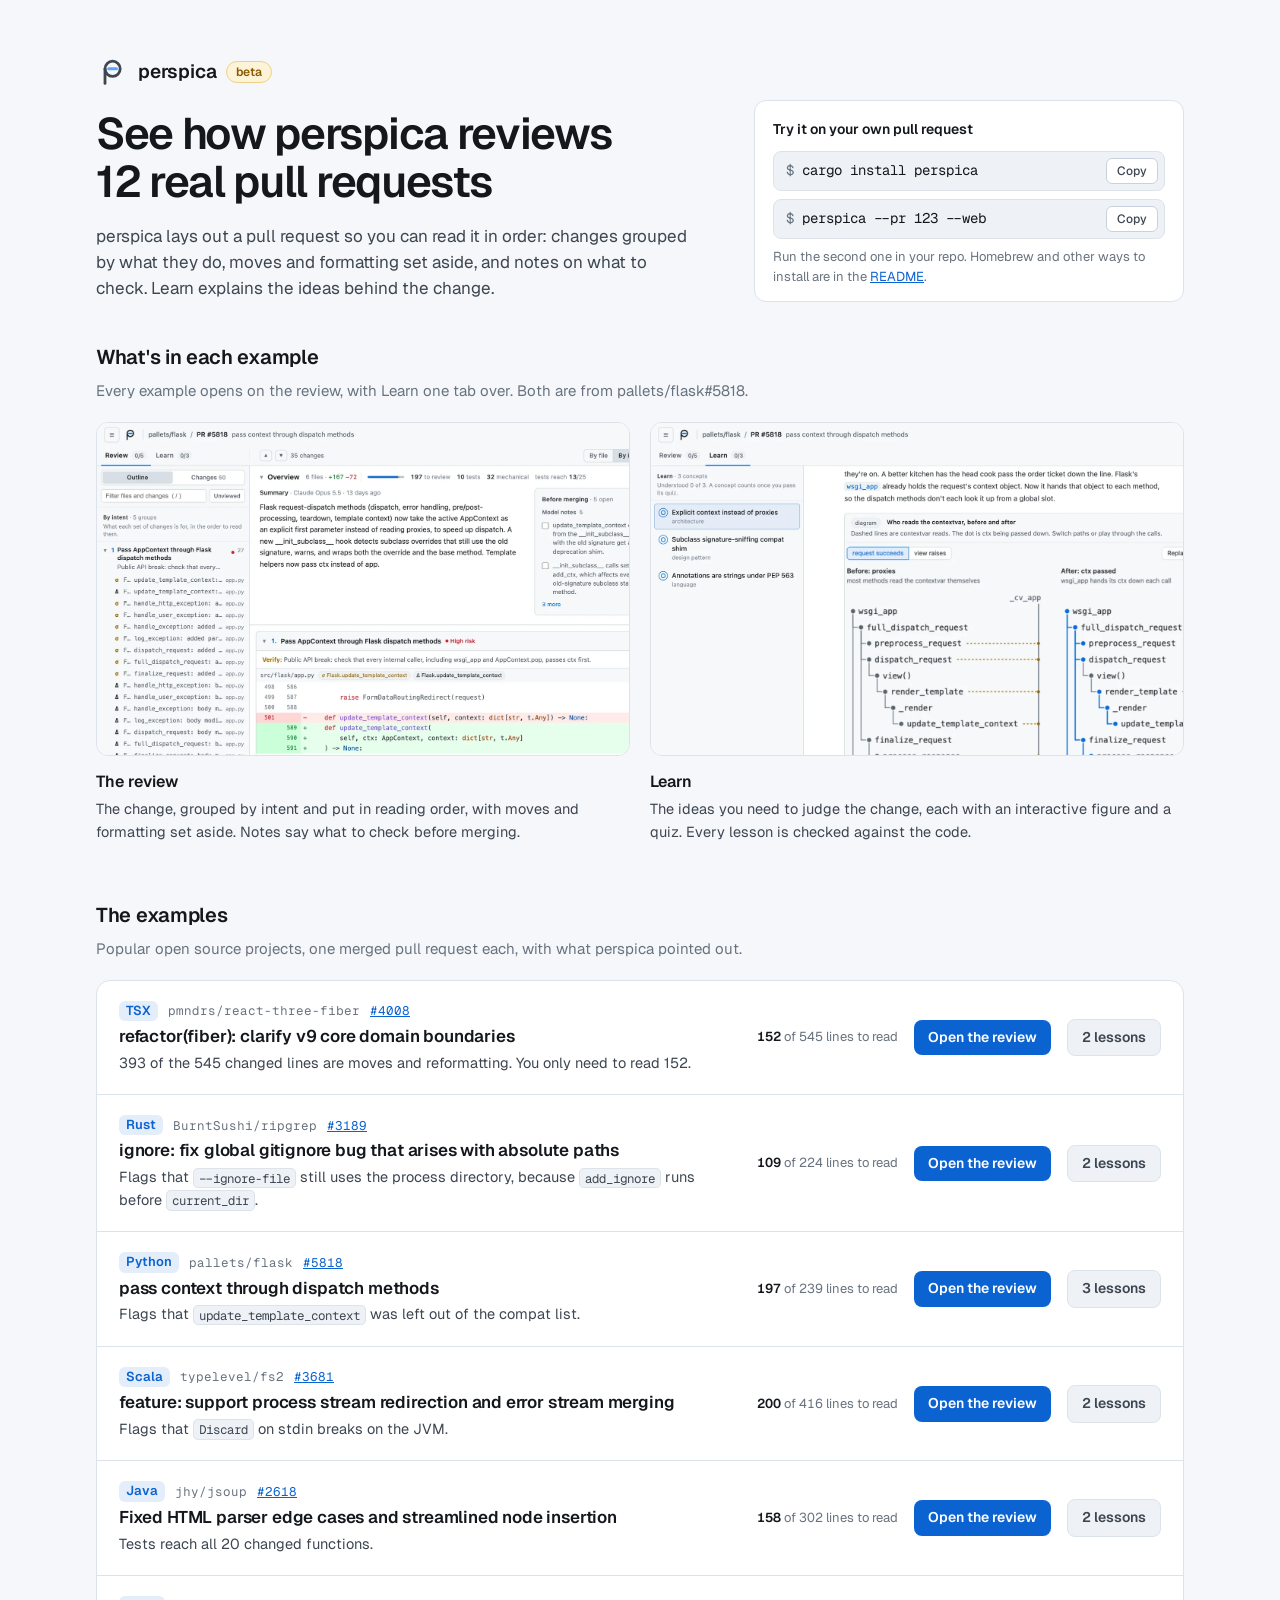
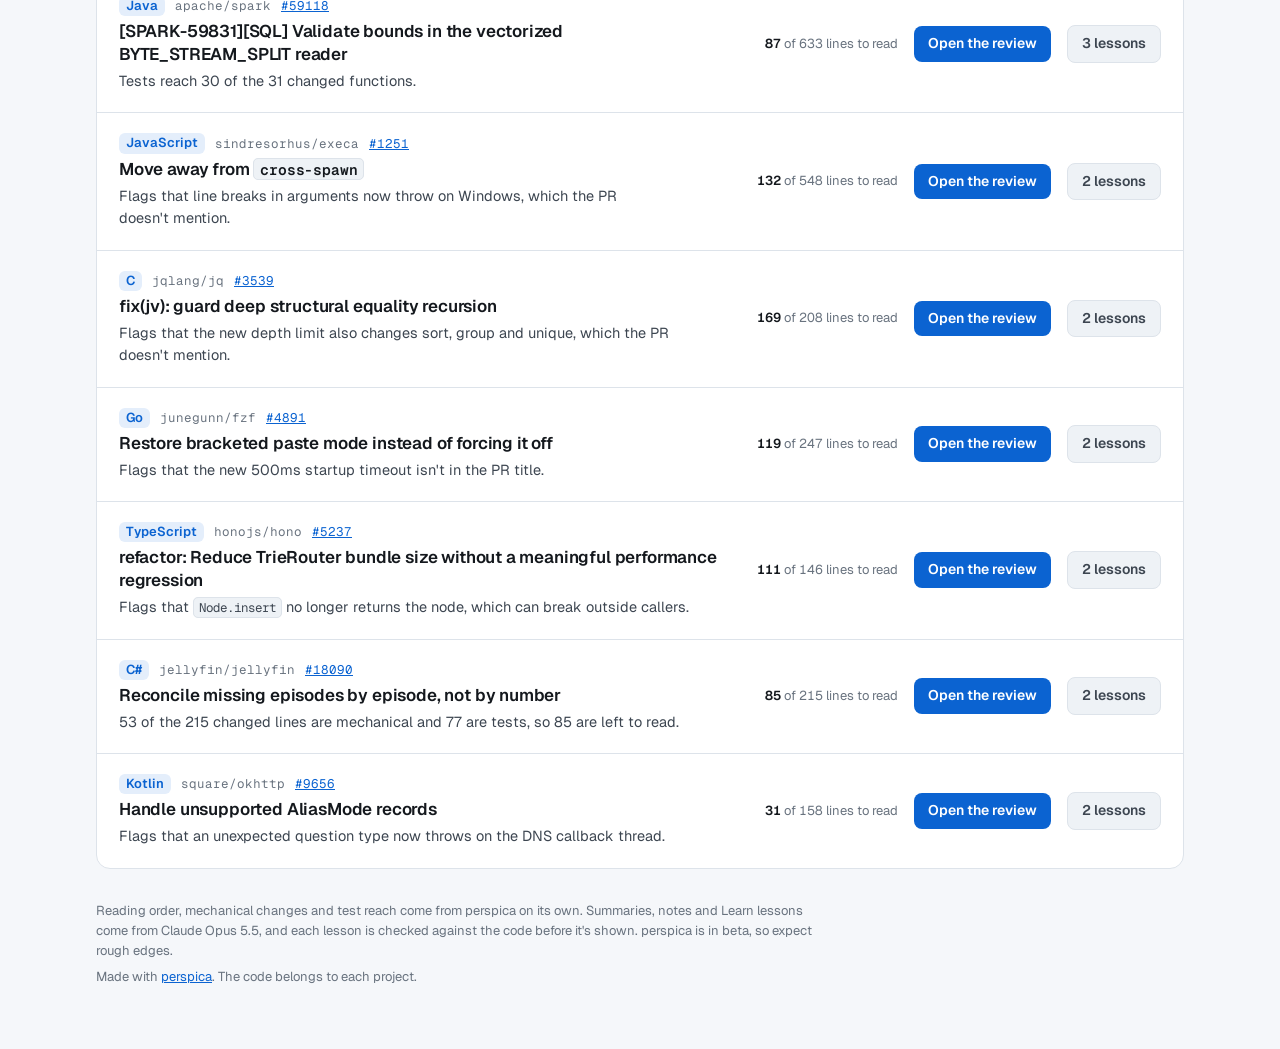
<file: index.html>
<!DOCTYPE html>
<html lang="en">
<head>
<meta charset="UTF-8">
<meta name="viewport" content="width=device-width, initial-scale=1.0">
<title>perspica examples</title>
<meta name="description" content="Real pull requests from popular open source projects, reviewed with perspica, each with interactive lessons on the ideas behind it.">
<link rel="icon" href="data:image/svg+xml,%3Csvg xmlns='http://www.w3.org/2000/svg' viewBox='0 0 32 32'%3E%3Cg fill='none' stroke-linecap='round' transform='translate(1.4 -1)'%3E%3Cpath stroke='%2357606a' stroke-width='2.8' d='M7.6 13.8V28.4'/%3E%3Ccircle stroke='%2357606a' stroke-width='2.8' cx='15.2' cy='13.8' r='7.6'/%3E%3Cpath stroke='%2358a6ff' stroke-width='3' d='M11.3 13.8h7.8'/%3E%3C/g%3E%3C/svg%3E">
<link rel="preconnect" href="https://fonts.googleapis.com">
<link rel="preconnect" href="https://fonts.gstatic.com" crossorigin>
<link rel="stylesheet" href="https://fonts.googleapis.com/css2?family=Geist:wght@400;500;600;700&family=Geist+Mono:wght@400;500&display=swap">
<style>
:root {
    color-scheme: light;
    --page: #f5f7fa; --card: #ffffff; --well: #eef2f6; --line: #dde3ea; --line-2: #c9d2dc;
    --ink: #14181d; --ink-2: #3d4651; --ink-3: #69737f;
    --blue: #0b63d1; --blue-soft: #e4eefb;
    --beta: #8a5a00; --beta-bg: #fdf3d7; --beta-line: #ecd28a;
    --font: "Geist", -apple-system, BlinkMacSystemFont, "Segoe UI", Helvetica, Arial, sans-serif;
    --mono: "Geist Mono", ui-monospace, "SF Mono", Menlo, Consolas, monospace;
}
@media (prefers-color-scheme: dark) {
    :root:not([data-theme="light"]) {
        color-scheme: dark;
        --page: #0a0e13; --card: #10161d; --well: #151c25; --line: #212b36; --line-2: #2d3946;
        --ink: #e8eef4; --ink-2: #b4c0cc; --ink-3: #8794a3;
        --blue: #58a6ff; --blue-soft: #58a6ff1f;
        --beta: #e3b341; --beta-bg: #e3b3411a; --beta-line: #6b5414;
    }
}
:root[data-theme="dark"] {
        color-scheme: dark;
        --page: #0a0e13; --card: #10161d; --well: #151c25; --line: #212b36; --line-2: #2d3946;
        --ink: #e8eef4; --ink-2: #b4c0cc; --ink-3: #8794a3;
        --blue: #58a6ff; --blue-soft: #58a6ff1f;
        --beta: #e3b341; --beta-bg: #e3b3411a; --beta-line: #6b5414;
}
* { box-sizing: border-box; }
html { -webkit-text-size-adjust: 100%; }
body { margin: 0; background: var(--page); color: var(--ink); font: 15px/1.55 var(--font); }
a { color: var(--blue); }
code { font-family: var(--mono); font-size: 0.86em; background: var(--well); border: 1px solid var(--line); padding: 0.05em 0.4em; border-radius: 5px; overflow-wrap: anywhere; }
.wrap { max-width: 1120px; margin: 0 auto; padding-inline: 16px; }
:focus-visible { outline: 2px solid var(--blue); outline-offset: 2px; }

/* Header */
header { padding-block: 56px 40px; display: grid; gap: 28px 56px; grid-template-columns: minmax(0, 1fr); }
@media (min-width: 900px) { header { grid-template-columns: minmax(0, 1.4fr) minmax(0, 1fr); align-items: end; } }
.brand { display: flex; align-items: center; gap: 10px; margin-bottom: 22px; }
.brand svg { width: 32px; height: 32px; flex: none; color: var(--ink-2); }
.brand a { color: var(--ink); text-decoration: none; font-weight: 600; font-size: 19px; letter-spacing: -0.01em; }
.beta { font-size: 12px; font-weight: 600; color: var(--beta); background: var(--beta-bg); border: 1px solid var(--beta-line); border-radius: 999px; padding: 1px 9px; }
h1 { font-size: clamp(30px, 4.4vw, 44px); line-height: 1.1; letter-spacing: -0.03em; font-weight: 600; margin: 0 0 16px; text-wrap: balance; }
.lede { margin: 0; color: var(--ink-2); font-size: 17px; max-width: 60ch; text-wrap: pretty; }
.try { background: var(--card); border: 1px solid var(--line); border-radius: 12px; padding: 18px 18px 14px; min-width: 0; }
.try h2 { font-size: 14px; font-weight: 600; margin: 0 0 10px; }
.cmd { display: flex; align-items: center; gap: 10px; background: var(--well); border: 1px solid var(--line); border-radius: 8px; padding: 6px 6px 6px 12px; font: 14px/1.4 var(--mono); margin-bottom: 8px; min-width: 0; }
.cmd span { flex: 1; min-width: 0; overflow-x: auto; white-space: nowrap; }
.cmd span::before { content: "$ "; color: var(--ink-3); }
.copy { flex: none; font: 500 12px var(--font); color: var(--ink-2); background: var(--card); border: 1px solid var(--line-2); border-radius: 6px; padding: 4px 10px; cursor: pointer; }
.copy:hover { color: var(--ink); border-color: var(--ink-3); }
.try p { margin: 8px 0 0; font-size: 13px; color: var(--ink-3); }

/* What's in an example */
h2.section { font-size: 20px; letter-spacing: -0.015em; font-weight: 600; margin: 0 0 6px; }
.section-lede { margin: 0 0 20px; color: var(--ink-3); font-size: 15px; }
.tour { display: grid; grid-template-columns: minmax(0, 1fr); gap: 20px; padding-bottom: 56px; }
@media (min-width: 860px) { .tour { grid-template-columns: repeat(2, minmax(0, 1fr)); } }
.shot { margin: 0; display: flex; flex-direction: column; gap: 14px; min-width: 0; }
.shot a { display: block; border: 1px solid var(--line); border-radius: 12px; overflow: hidden; background: var(--card); aspect-ratio: 16 / 10; }
.shot a:hover { border-color: var(--line-2); }
.shot img { display: block; width: 100%; height: 100%; object-fit: cover; object-position: top left; }
.shot figcaption b { display: block; font-size: 16px; font-weight: 600; margin-bottom: 2px; }
.shot figcaption span { color: var(--ink-2); font-size: 14.5px; }

/* The list */
.list { list-style: none; margin: 0; padding: 0; background: var(--card); border: 1px solid var(--line); border-radius: 14px; }
.ex { display: grid; grid-template-columns: minmax(0, 1fr); gap: 12px 32px; padding: 20px 22px; border-top: 1px solid var(--line); }
.ex:first-child { border-top: 0; }
@media (min-width: 820px) { .ex { grid-template-columns: minmax(0, 1fr) auto; align-items: center; } }
.ex-meta { display: flex; align-items: center; gap: 10px; font-size: 13px; color: var(--ink-3); min-width: 0; margin-bottom: 4px; }
.lang { flex: none; font-weight: 600; color: var(--blue); background: var(--blue-soft); border-radius: 6px; padding: 0 7px; }
.repo { font-family: var(--mono); font-size: 12.5px; overflow: hidden; text-overflow: ellipsis; white-space: nowrap; }
.ex h3 { font-size: 17px; line-height: 1.35; font-weight: 600; margin: 0 0 4px; letter-spacing: -0.01em; }
.ex h3 a { color: var(--ink); text-decoration: none; }
.ex h3 a:hover { color: var(--blue); }
.ex p { margin: 0; font-size: 14.5px; color: var(--ink-2); max-width: 72ch; text-wrap: pretty; }
.ex-side { display: flex; flex-wrap: wrap; align-items: center; gap: 10px 16px; }
.read { font-size: 13px; color: var(--ink-3); font-variant-numeric: tabular-nums; white-space: nowrap; }
.read b { color: var(--ink); font-weight: 600; }
.btn { font-size: 14px; font-weight: 600; text-decoration: none; border-radius: 8px; padding: 7px 14px; white-space: nowrap; }
.btn.primary { color: #fff; background: var(--blue); }
:root[data-theme="dark"] .btn.primary { color: #0a0e13; }
@media (prefers-color-scheme: dark) { :root:not([data-theme="light"]) .btn.primary { color: #0a0e13; } }
.btn.primary:hover { filter: brightness(1.08); }
.btn.quiet { color: var(--ink-2); background: var(--well); border: 1px solid var(--line); }
.btn.quiet:hover { color: var(--ink); border-color: var(--line-2); }
footer { padding-block: 32px 56px; font-size: 13px; color: var(--ink-3); }
footer p { margin: 0 0 6px; max-width: 80ch; }
</style>
</head>
<body>
<div class="wrap">
  <header>
    <div>
      <div class="brand">
        <svg viewBox="0 0 32 32" aria-hidden="true"><g fill="none" stroke-linecap="round" transform="translate(1.4 -1)"><path stroke="currentColor" stroke-width="2.8" d="M7.6 13.8V28.4"/><circle stroke="currentColor" stroke-width="2.8" cx="15.2" cy="13.8" r="7.6"/><path stroke="#58a6ff" stroke-width="3" d="M11.3 13.8h7.8"/></g></svg>
        <a href="https://github.com/sshah03/perspica">perspica</a><span class="beta">beta</span>
      </div>
      <h1>See how perspica reviews 12 real pull requests</h1>
      <p class="lede">perspica lays out a pull request so you can read it in order: changes grouped by what they do, moves and formatting set aside, and notes on what to check. Learn explains the ideas behind the change.</p>
    </div>
    <aside class="try">
      <h2>Try it on your own pull request</h2>
      <div class="cmd"><span>cargo install perspica</span><button class="copy" type="button">Copy</button></div>
      <div class="cmd"><span>perspica --pr 123 --web</span><button class="copy" type="button">Copy</button></div>
      <p>Run the second one in your repo. Homebrew and other ways to install are in the <a href="https://github.com/sshah03/perspica#install">README</a>.</p>
    </aside>
  </header>

  <section>
    <h2 class="section">What's in each example</h2>
    <p class="section-lede">Every example opens on the review, with Learn one tab over. Both are from pallets/flask#5818.</p>
    <div class="tour">
      <figure class="shot">
        <a href="examples/flask-5818.html"><picture><source srcset="img/review-dark.webp" media="(prefers-color-scheme: dark)"><img src="img/review-light.webp" alt="The review" loading="lazy" width="1400" height="853"></picture></a>
        <figcaption><b>The review</b><span>The change, grouped by intent and put in reading order, with moves and formatting set aside. Notes say what to check before merging.</span></figcaption>
      </figure>
      <figure class="shot">
        <a href="examples/flask-5818.html#area=learn&amp;concept=c1"><picture><source srcset="img/learn-dark.webp" media="(prefers-color-scheme: dark)"><img src="img/learn-light.webp" alt="Learn" loading="lazy" width="1400" height="853"></picture></a>
        <figcaption><b>Learn</b><span>The ideas you need to judge the change, each with an interactive figure and a quiz. Every lesson is checked against the code.</span></figcaption>
      </figure>
    </div>
  </section>

  <section>
    <h2 class="section">The examples</h2>
    <p class="section-lede">Popular open source projects, one merged pull request each, with what perspica pointed out.</p>
    <ul class="list">
      <li class="ex">
        <div>
          <div class="ex-meta"><span class="lang">TSX</span><span class="repo">pmndrs/react-three-fiber</span><a class="repo" href="https://github.com/pmndrs/react-three-fiber/pull/4008">#4008</a></div>
          <h3><a href="examples/react-three-fiber-4008.html">refactor(fiber): clarify v9 core domain boundaries</a></h3>
          <p>393 of the 545 changed lines are moves and reformatting. You only need to read 152.</p>
        </div>
        <div class="ex-side">
          <span class="read"><b>152</b> of 545 lines to read</span>
          <a class="btn primary" href="examples/react-three-fiber-4008.html">Open the review</a><a class="btn quiet" href="examples/react-three-fiber-4008.html#area=learn&amp;concept=c1">2 lessons</a>
        </div>
      </li>
      <li class="ex">
        <div>
          <div class="ex-meta"><span class="lang">Rust</span><span class="repo">BurntSushi/ripgrep</span><a class="repo" href="https://github.com/BurntSushi/ripgrep/pull/3189">#3189</a></div>
          <h3><a href="examples/ripgrep-3189.html">ignore: fix global gitignore bug that arises with absolute paths</a></h3>
          <p>Flags that <code>--ignore-file</code> still uses the process directory, because <code>add_ignore</code> runs before <code>current_dir</code>.</p>
        </div>
        <div class="ex-side">
          <span class="read"><b>109</b> of 224 lines to read</span>
          <a class="btn primary" href="examples/ripgrep-3189.html">Open the review</a><a class="btn quiet" href="examples/ripgrep-3189.html#area=learn&amp;concept=c1">2 lessons</a>
        </div>
      </li>
      <li class="ex">
        <div>
          <div class="ex-meta"><span class="lang">Python</span><span class="repo">pallets/flask</span><a class="repo" href="https://github.com/pallets/flask/pull/5818">#5818</a></div>
          <h3><a href="examples/flask-5818.html">pass context through dispatch methods</a></h3>
          <p>Flags that <code>update_template_context</code> was left out of the compat list.</p>
        </div>
        <div class="ex-side">
          <span class="read"><b>197</b> of 239 lines to read</span>
          <a class="btn primary" href="examples/flask-5818.html">Open the review</a><a class="btn quiet" href="examples/flask-5818.html#area=learn&amp;concept=c1">3 lessons</a>
        </div>
      </li>
      <li class="ex">
        <div>
          <div class="ex-meta"><span class="lang">Scala</span><span class="repo">typelevel/fs2</span><a class="repo" href="https://github.com/typelevel/fs2/pull/3681">#3681</a></div>
          <h3><a href="examples/fs2-3681.html">feature: support process stream redirection and error stream merging </a></h3>
          <p>Flags that <code>Discard</code> on stdin breaks on the JVM.</p>
        </div>
        <div class="ex-side">
          <span class="read"><b>200</b> of 416 lines to read</span>
          <a class="btn primary" href="examples/fs2-3681.html">Open the review</a><a class="btn quiet" href="examples/fs2-3681.html#area=learn&amp;concept=c1">2 lessons</a>
        </div>
      </li>
      <li class="ex">
        <div>
          <div class="ex-meta"><span class="lang">Java</span><span class="repo">jhy/jsoup</span><a class="repo" href="https://github.com/jhy/jsoup/pull/2618">#2618</a></div>
          <h3><a href="examples/jsoup-2618.html">Fixed HTML parser edge cases and streamlined node insertion</a></h3>
          <p>Tests reach all 20 changed functions.</p>
        </div>
        <div class="ex-side">
          <span class="read"><b>158</b> of 302 lines to read</span>
          <a class="btn primary" href="examples/jsoup-2618.html">Open the review</a><a class="btn quiet" href="examples/jsoup-2618.html#area=learn&amp;concept=c1">2 lessons</a>
        </div>
      </li>
      <li class="ex">
        <div>
          <div class="ex-meta"><span class="lang">Java</span><span class="repo">apache/spark</span><a class="repo" href="https://github.com/apache/spark/pull/59118">#59118</a></div>
          <h3><a href="examples/spark-59118.html">[SPARK-59831][SQL] Validate bounds in the vectorized BYTE_STREAM_SPLIT reader</a></h3>
          <p>Tests reach 30 of the 31 changed functions.</p>
        </div>
        <div class="ex-side">
          <span class="read"><b>87</b> of 633 lines to read</span>
          <a class="btn primary" href="examples/spark-59118.html">Open the review</a><a class="btn quiet" href="examples/spark-59118.html#area=learn&amp;concept=c1">3 lessons</a>
        </div>
      </li>
      <li class="ex">
        <div>
          <div class="ex-meta"><span class="lang">JavaScript</span><span class="repo">sindresorhus/execa</span><a class="repo" href="https://github.com/sindresorhus/execa/pull/1251">#1251</a></div>
          <h3><a href="examples/execa-1251.html">Move away from <code>cross-spawn</code></a></h3>
          <p>Flags that line breaks in arguments now throw on Windows, which the PR doesn't mention.</p>
        </div>
        <div class="ex-side">
          <span class="read"><b>132</b> of 548 lines to read</span>
          <a class="btn primary" href="examples/execa-1251.html">Open the review</a><a class="btn quiet" href="examples/execa-1251.html#area=learn&amp;concept=c1">2 lessons</a>
        </div>
      </li>
      <li class="ex">
        <div>
          <div class="ex-meta"><span class="lang">C</span><span class="repo">jqlang/jq</span><a class="repo" href="https://github.com/jqlang/jq/pull/3539">#3539</a></div>
          <h3><a href="examples/jq-3539.html">fix(jv): guard deep structural equality recursion</a></h3>
          <p>Flags that the new depth limit also changes sort, group and unique, which the PR doesn't mention.</p>
        </div>
        <div class="ex-side">
          <span class="read"><b>169</b> of 208 lines to read</span>
          <a class="btn primary" href="examples/jq-3539.html">Open the review</a><a class="btn quiet" href="examples/jq-3539.html#area=learn&amp;concept=c1">2 lessons</a>
        </div>
      </li>
      <li class="ex">
        <div>
          <div class="ex-meta"><span class="lang">Go</span><span class="repo">junegunn/fzf</span><a class="repo" href="https://github.com/junegunn/fzf/pull/4891">#4891</a></div>
          <h3><a href="examples/fzf-4891.html">Restore bracketed paste mode instead of forcing it off</a></h3>
          <p>Flags that the new 500ms startup timeout isn't in the PR title.</p>
        </div>
        <div class="ex-side">
          <span class="read"><b>119</b> of 247 lines to read</span>
          <a class="btn primary" href="examples/fzf-4891.html">Open the review</a><a class="btn quiet" href="examples/fzf-4891.html#area=learn&amp;concept=c1">2 lessons</a>
        </div>
      </li>
      <li class="ex">
        <div>
          <div class="ex-meta"><span class="lang">TypeScript</span><span class="repo">honojs/hono</span><a class="repo" href="https://github.com/honojs/hono/pull/5237">#5237</a></div>
          <h3><a href="examples/hono-5237.html">refactor: Reduce TrieRouter bundle size without a meaningful performance regression</a></h3>
          <p>Flags that <code>Node.insert</code> no longer returns the node, which can break outside callers.</p>
        </div>
        <div class="ex-side">
          <span class="read"><b>111</b> of 146 lines to read</span>
          <a class="btn primary" href="examples/hono-5237.html">Open the review</a><a class="btn quiet" href="examples/hono-5237.html#area=learn&amp;concept=c1">2 lessons</a>
        </div>
      </li>
      <li class="ex">
        <div>
          <div class="ex-meta"><span class="lang">C#</span><span class="repo">jellyfin/jellyfin</span><a class="repo" href="https://github.com/jellyfin/jellyfin/pull/18090">#18090</a></div>
          <h3><a href="examples/jellyfin-18090.html">Reconcile missing episodes by episode, not by number</a></h3>
          <p>53 of the 215 changed lines are mechanical and 77 are tests, so 85 are left to read.</p>
        </div>
        <div class="ex-side">
          <span class="read"><b>85</b> of 215 lines to read</span>
          <a class="btn primary" href="examples/jellyfin-18090.html">Open the review</a><a class="btn quiet" href="examples/jellyfin-18090.html#area=learn&amp;concept=c1">2 lessons</a>
        </div>
      </li>
      <li class="ex">
        <div>
          <div class="ex-meta"><span class="lang">Kotlin</span><span class="repo">square/okhttp</span><a class="repo" href="https://github.com/square/okhttp/pull/9656">#9656</a></div>
          <h3><a href="examples/okhttp-9656.html">Handle unsupported AliasMode records</a></h3>
          <p>Flags that an unexpected question type now throws on the DNS callback thread.</p>
        </div>
        <div class="ex-side">
          <span class="read"><b>31</b> of 158 lines to read</span>
          <a class="btn primary" href="examples/okhttp-9656.html">Open the review</a><a class="btn quiet" href="examples/okhttp-9656.html#area=learn&amp;concept=c1">2 lessons</a>
        </div>
      </li>
    </ul>
  </section>

  <footer>
    <p>Reading order, mechanical changes and test reach come from perspica on its own. Summaries, notes and Learn lessons come from Claude Opus 5.5, and each lesson is checked against the code before it's shown. perspica is in beta, so expect rough edges.</p>
    <p>Made with <a href="https://github.com/sshah03/perspica">perspica</a>. The code belongs to each project.</p>
  </footer>
</div>
<script>
document.querySelectorAll('.copy').forEach(b => b.addEventListener('click', async () => {
    const box = b.previousElementSibling;
    try { await navigator.clipboard.writeText(box.textContent); b.textContent = 'Copied'; }
    catch { const r = document.createRange(); r.selectNodeContents(box); getSelection().removeAllRanges(); getSelection().addRange(r); b.textContent = 'Selected'; }
    setTimeout(() => { b.textContent = 'Copy'; }, 1600);
}));
</script>
</body>
</html>
</file>
